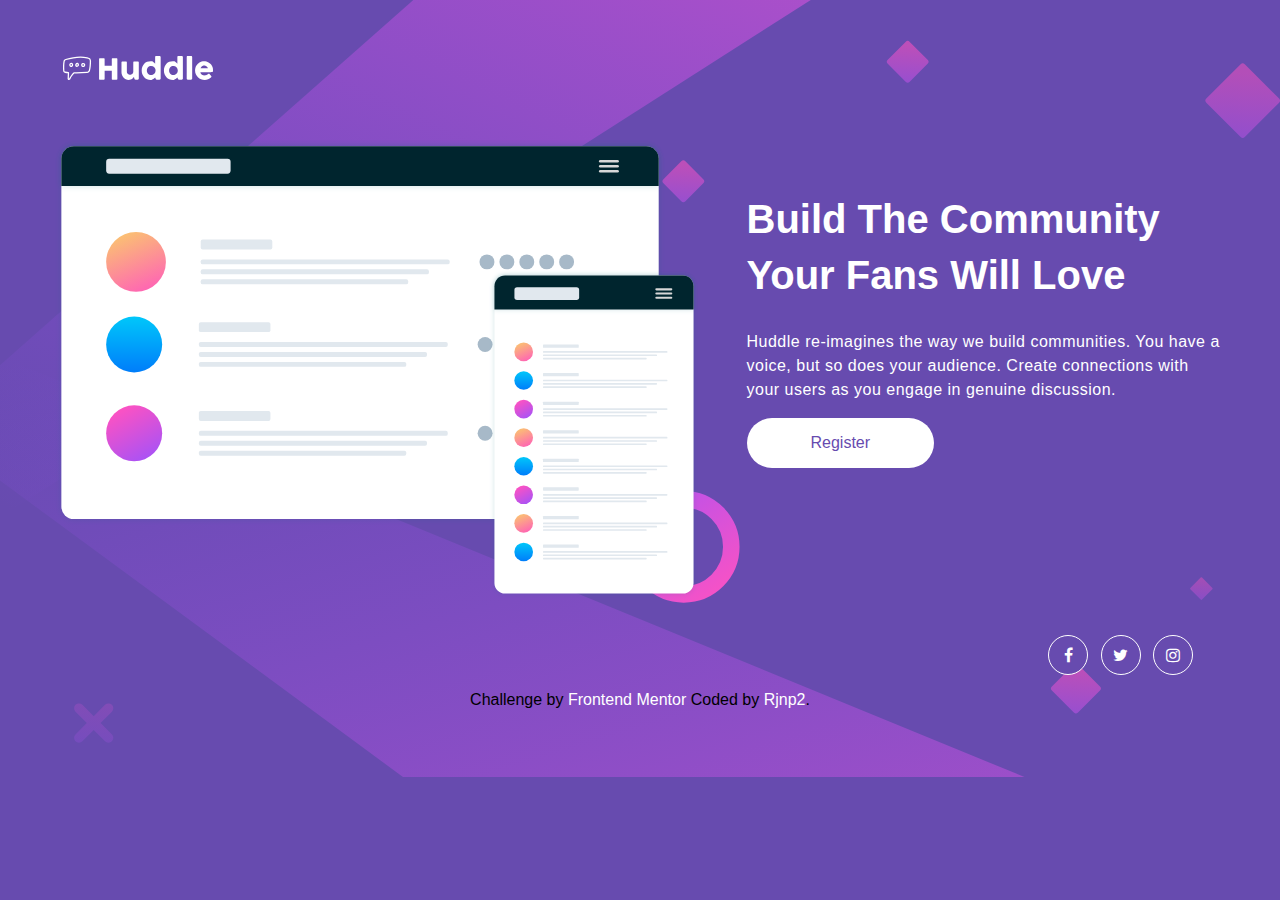
<file: Huddle landing page/index.html>
<!DOCTYPE html>
<html lang="en">

<head>
    <meta charset="UTF-8">
    <meta name="viewport" content="width=device-width, initial-scale=1.0">
    <link rel="stylesheet" href="https://cdnjs.cloudflare.com/ajax/libs/font-awesome/4.7.0/css/font-awesome.min.css">
    <link rel="stylesheet" href="style.css">
    <title>Huddle landing page with single introductory section</title>
</head>

<body>
    <header>
        <div class="container">
            <nav id="navbar">
                <a href="#" class="navbar-brand">
                    <img src="./img/logo.svg" alt="Huddle Logo">
                </a>
            </nav>
        </div>
    </header>

    <div class="container main">
        <div class="illustration">
            <img src="./img/illustration-mockups.svg" alt="">
        </div>
        <div class="register">
            <h1 class="title">
                Build The Community Your Fans Will Love
            </h1>
            <p class="description">
                Huddle re-imagines the way we build communities. You have a voice, but so does your audience. Create
                connections with your users as you engage in genuine discussion.
            </p>
            <a href="#" class="button">
                Register
            </a>
        </div>
    </div>

    <footer>
        <div class="container">
            <div class="social">
                <a href="https://facebook.com/dlppdl" class="social-icon"><i class="fa fa-facebook"></i></a>
                <a href="https://twitter.com/dlppdl00" class="social-icon"><i class="fa fa-twitter"></i></a>
                <a href="https://instagram.com/dlppdl" class="social-icon"><i class="fa fa-instagram"></i></a>
            </div>

        </div>
        <p class="attribution">
            Challenge by <a href="https://www.frontendmentor.io?ref=challenge" target="_blank">Frontend Mentor</a> Coded
            by <a href="https://twitter.com">Rjnp2</a>.
        </p>
    </footer>
</body>

</html>
</file>
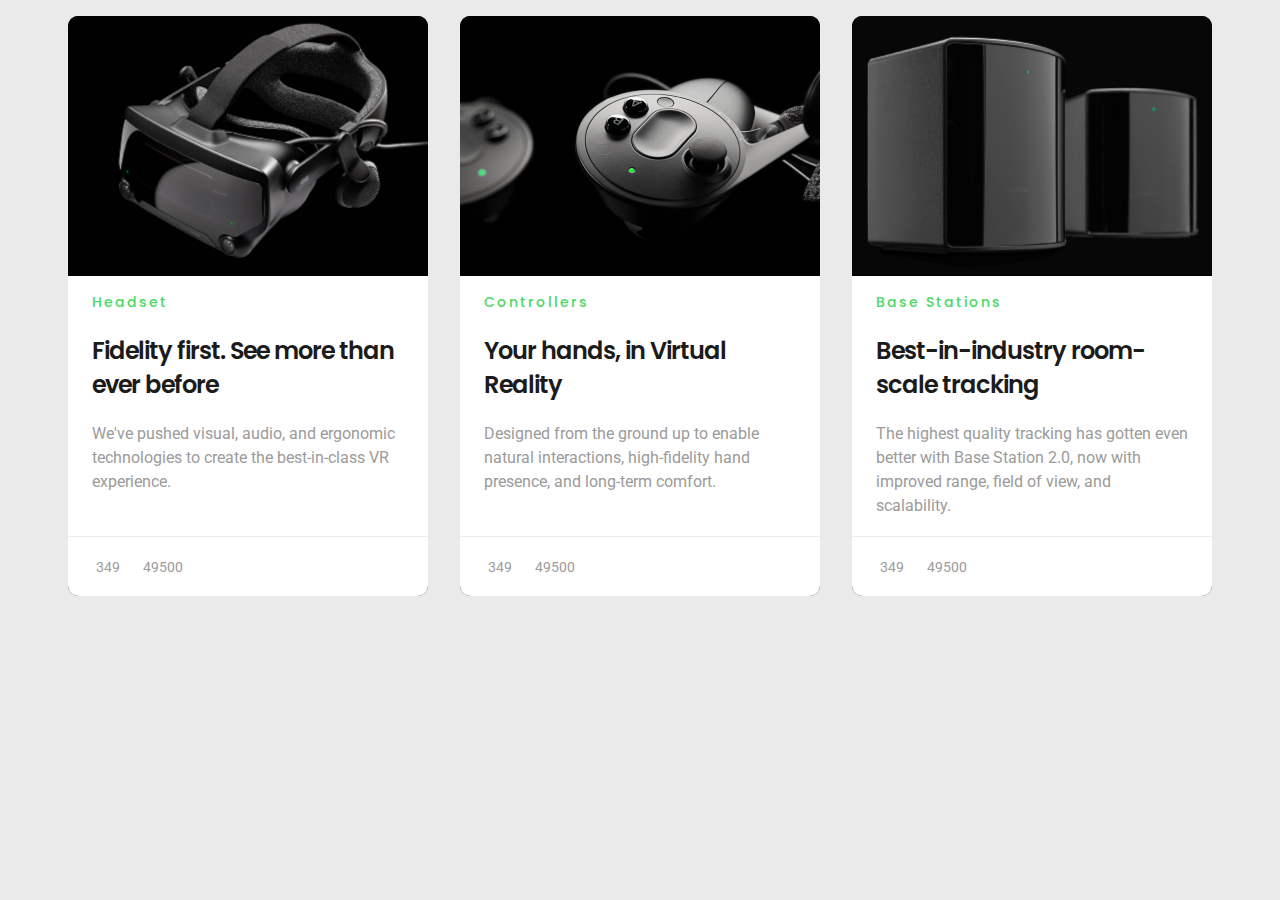
<file: Product ShowPage/index.html>
<!DOCTYPE html>
<html lang="en">

<head>
    <meta charset="UTF-8">
    <meta name="viewport" content="width=device-width, initial-scale=1.0">
    <link rel="stylesheet" href="https://cdnjs.cloudflare.com/ajax/libs/font-awesome/5.14.0/css/all.min.css"
        integrity="sha512-1PKOgIY59xJ8Co8+NE6FZ+LOAZKjy+KY8iq0G4B3CyeY6wYHN3yt9PW0XpSriVlkMXe40PTKnXrLnZ9+fkDaog=="
        crossorigin="anonymous" />
    <link href="https://fonts.googleapis.com/css2?family=Poppins:wght@500;600&family=Roboto&display=swap"
        rel="stylesheet">
    <link rel="stylesheet" href="style.css">
    <title>Product ShowPage</title>
</head>

<body>
    <div class="container">
        <div class="item">
            <img src="./img/Image-1.png" alt="">
            <div class="content">
                <p class="category">
                    Headset
                </p>
                <h2 class="title">
                    Fidelity first. See more than ever before
                </h2>
                <p class="description">
                    We've pushed visual, audio, and ergonomic technologies to create the best-in-class VR experience.
                </p>
            </div>
            <div class="footer">
                <div class="engage">
                    <span><i class="far fa-comment-alt"></i> 349</span>
                    <span><i class="fas fa-eye"></i> 49500</span>
                </div>
                <a href="#" class="share"><i class="fas fa-share"></i></a>
            </div>
        </div>
        <div class="item">
            <img src="./img/Image-2.png" alt="">
            <div class="content">
                <p class="category">
                    Controllers
                </p>
                <h2 class="title">
                    Your hands,
                    in Virtual Reality
                </h2>
                <p class="description">
                    Designed from the ground up to enable natural interactions, high-fidelity hand presence, and
                    long-term comfort.
                </p>
            </div>
            <div class="footer">
                <div class="engage">
                    <span><i class="far fa-comment-alt"></i> 349</span>
                    <span><i class="fas fa-eye"></i> 49500</span>
                </div>
                <a href="#" class="share"><i class="fas fa-share"></i></a>
            </div>
        </div>
        <div class="item">
            <img src="./img/Image-3.png" alt="">
            <div class="content">
                <p class="category">
                    Base Stations
                </p>
                <h2 class="title">
                    Best-in-industry room-scale tracking
                </h2>
                <p class="description">
                    The highest quality tracking has gotten even better with Base Station 2.0, now with improved range,
                    field of view, and scalability.
                </p>
            </div>
            <div class="footer">
                <div class="engage">
                    <span><i class="far fa-comment-alt"></i> 349</span>
                    <span><i class="fas fa-eye"></i> 49500</span>
                </div>
                <a href="#" class="share"><i class="fas fa-share"></i></a>
            </div>
        </div>
    </div>
</body>

</html>
</file>
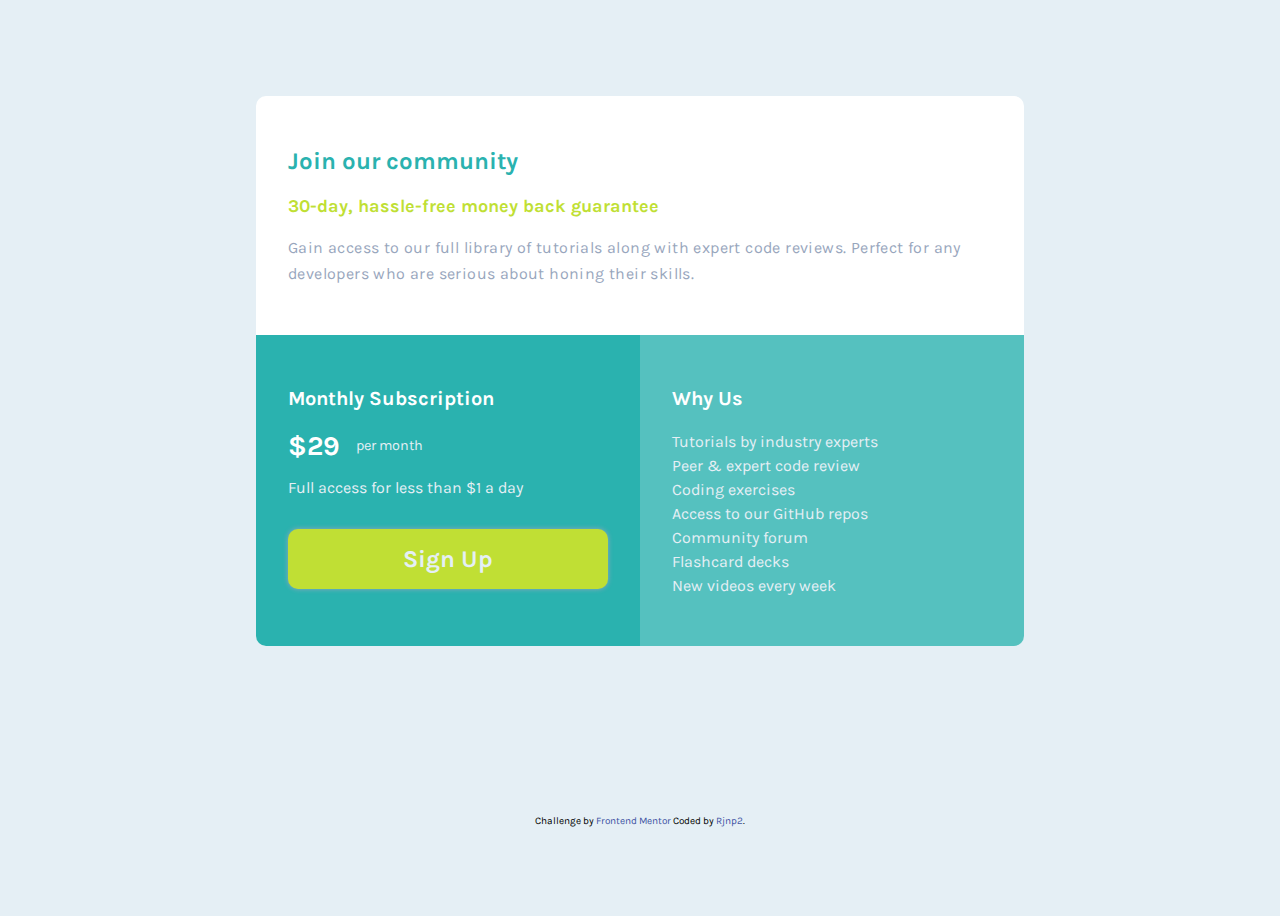
<file: Single Price Grid Component/index.html>
<!DOCTYPE html>
<html lang="en">
<head>
    <meta charset="UTF-8">
    <meta name="viewport" content="width=device-width, initial-scale=1.0">
    <link href="https://fonts.googleapis.com/css2?family=Karla:wght@400;700&display=swap" rel="stylesheet">
    <link rel="stylesheet" href="style.css">
    <title>Single Price Grid Component</title>
</head>
<body>
    <div class="container">
        <div class="join">
            <h2 class="title">
                Join our community
            </h2>
            <h3 class="subtitle">
                30-day, hassle-free money back guarantee
            </h3>
            <p>
                Gain access to our full library of tutorials along with expert code reviews. Perfect for any developers who are serious about honing their skills.
            </p>
        </div>
        <div class="subscription">
            <h3 class="subs-title">
                Monthly Subscription
            </h3>
            <span  class="m-rate">
                <span class="rate">&dollar;29</span>
                <span> per month</span>
            </span>
            <p> Full access for less than $1 a day</p>
            <a href="#" class="button">Sign Up</a>
        </div>
        <div class="why">
            <h3 class="subs-title">
                Why Us
            </h3>
            <ul>
                <li class="list-item">Tutorials by industry experts</li>
                <li class="list-item">Peer &amp; expert code review</li>
                <li class="list-item">Coding exercises</li>
                <li class="list-item">Access to our GitHub repos</li>
                <li class="list-item">Community forum</li>
                <li class="list-item">Flashcard decks</li>
                <li class="list-item">New videos every week</li>
            </ul>
        </div>
    </div>
    <footer>
        <p class="attribution">
          Challenge by <a href="https://www.frontendmentor.io?ref=challenge" target="_blank">Frontend Mentor</a> Coded by <a href="#">Rjnp2</a>.
        </p>
    </footer>
</body>
</html>
</file>
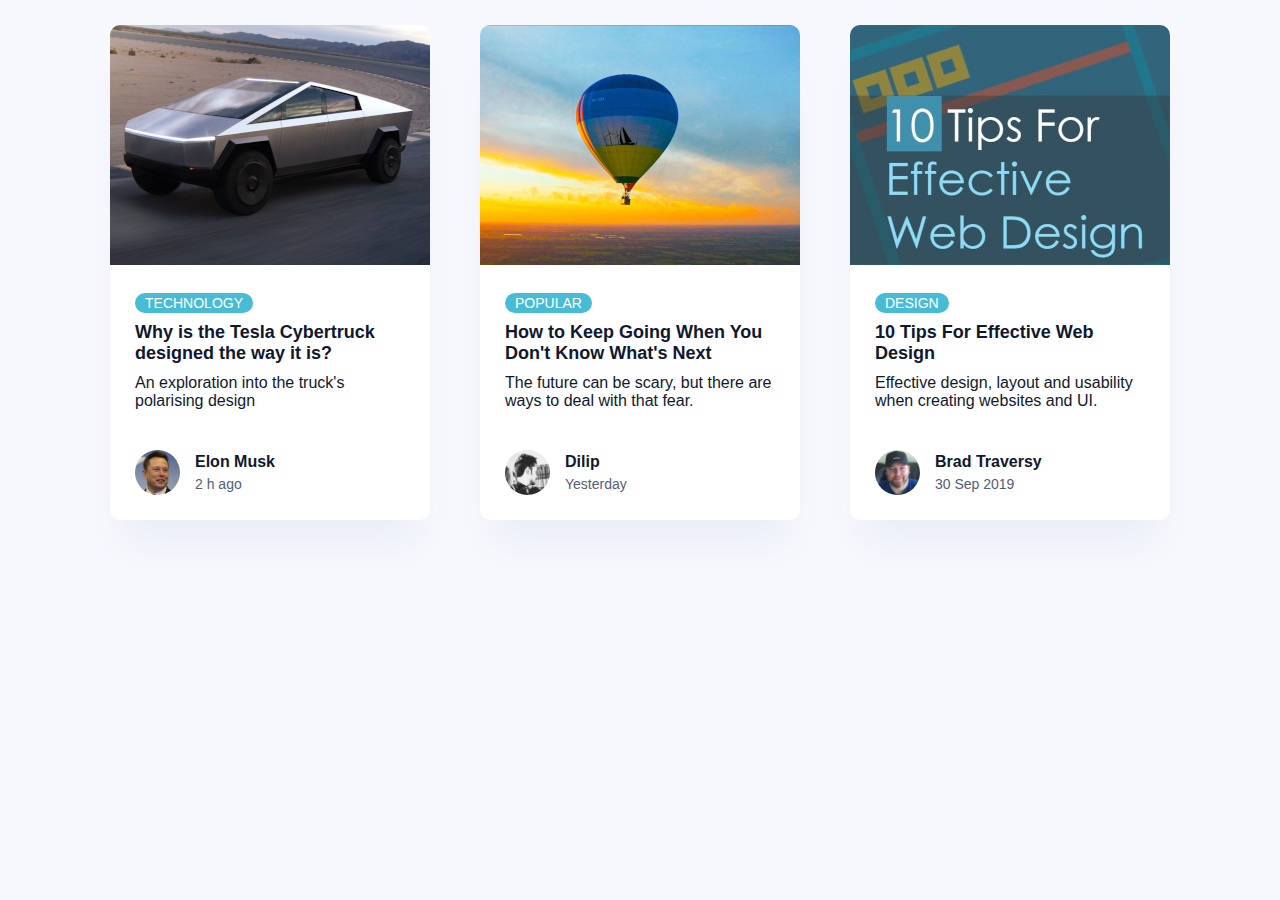
<file: blogp post/blog.html>
<!DOCTYPE html>
<html lang="en">

<head>
    <meta charset="UTF-8">
    <meta http-equiv="X-UA-Compatible" content="IE=edge">
    <meta name="viewport" content="width=device-width, initial-scale=1.0">
    <link rel="stylesheet" href="style.css">
    <title>Blog post</title>
</head>

<body>
    <div class="container">
        <div class="blog-container">
            <div class="article-image">
                <img src="cybertruck.jpg" alt="Tesla Cybertruck">
            </div>
            <div class="article-info">
                <div class="category">
                    <a class="tech" href="#"> Technology </a>
                </div>
                <div>
                    <h3 class="blog-title">Why is the Tesla Cybertruck designed the way it is?</h3>
                    <p class="blog-content">An exploration into the truck's polarising design</p>
                </div>
                <div class="author">
                    <img src="elon.jpg" alt="Elon Musk">
                    <span>
                        <h4 class="author-name">Elon Musk</h4>
                        <span class="blog-date">2 h ago</span>
                    </span>
                </div>
            </div>
        </div>
        <div class="blog-container">
            <div class="article-image">
                <img src="up.jpg" alt="Tesla Cybertruck">
            </div>
            <div class="article-info">
                <div class="category">
                    <a class="popular" href="#"> Popular </a>
                </div>
                <div>
                    <h3 class="blog-title">How to Keep Going When You Don't Know What's Next</h3>
                    <p class="blog-content">The future can be scary, but there are ways to deal with that fear.</p>
                </div>
                <div class="author">
                    <img src="dilip.jpg" alt="Dilip">
                    <span>
                        <h4 class="author-name">Dilip</h4>
                        <span class="blog-date">Yesterday</span>
                    </span>
                </div>
            </div>
        </div>
        <div class="blog-container">
            <div class="article-image">
                <img src="tips.jpg" alt="Tesla Cybertruck">
            </div>
            <div class="article-info">
                <div class="category">
                    <a class="design" href="#"> Design </a>
                </div>
                <div>
                    <h3 class="blog-title">10 Tips For Effective Web Design</h3>
                    <p class="blog-content">Effective design, layout and usability when creating websites and UI.</p>
                </div>
                <div class="author">
                    <img src="brad.jpg" alt="Brad Traversy">
                    <span>
                        <h4 class="author-name">Brad Traversy</h4>
                        <span class="blog-date">30 Sep 2019</span>
                    </span>
                </div>
            </div>
        </div>
    </div>
</body>

</html>
</file>
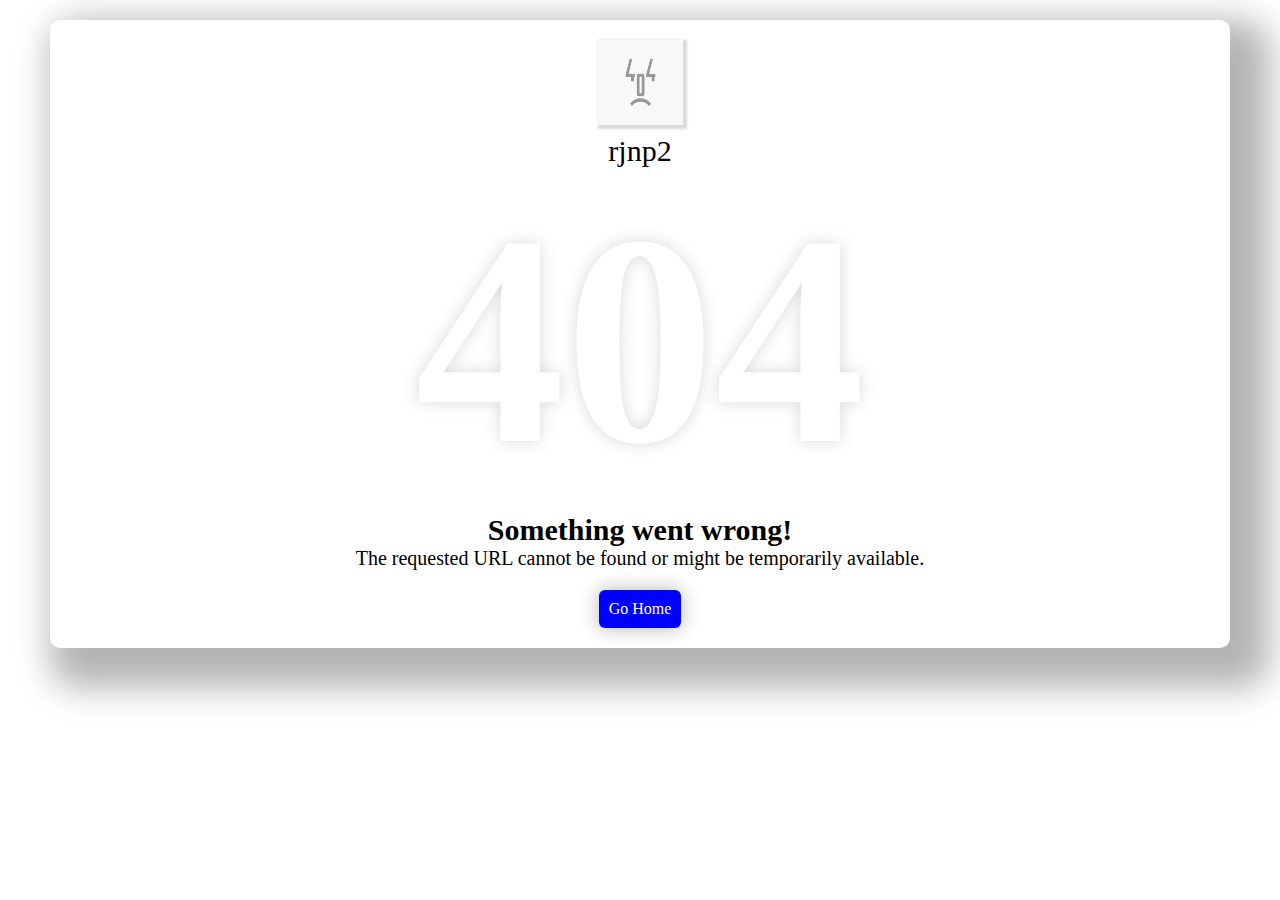
<file: error_message/challenges.html>
<!DOCTYPE html>
<html lang="en">
<head>
    <meta charset="UTF-8">
    <meta http-equiv="X-UA-Compatible" content="IE=edge">
    <meta name="viewport" content="width=device-width, initial-scale=1.0">
    <link rel="stylesheet" href="style.css">
    <link rel="stylesheet" href="responsive.css">

    <title>Challenges</title>
</head>
<body>
    <div class="container">
        <div class="logo">
            <img src="404logo.png" alt="" width="85px" height="85px">
        </div>
        <div class="name">
            <p>rjnp2</p>
        </div>

        <div class="error">
            <h1>404</h1>
        </div>
        <div class="erro-msg">
                <h2>Something went wrong!</h2>
                <p>The requested URL cannot be found or might be temporarily available.</p>
        </div>

        <div>
            <a class="home-button" href="Challenges.html">Go Home</a>
        </div>
    </div>  
</body>
</html>
</file>
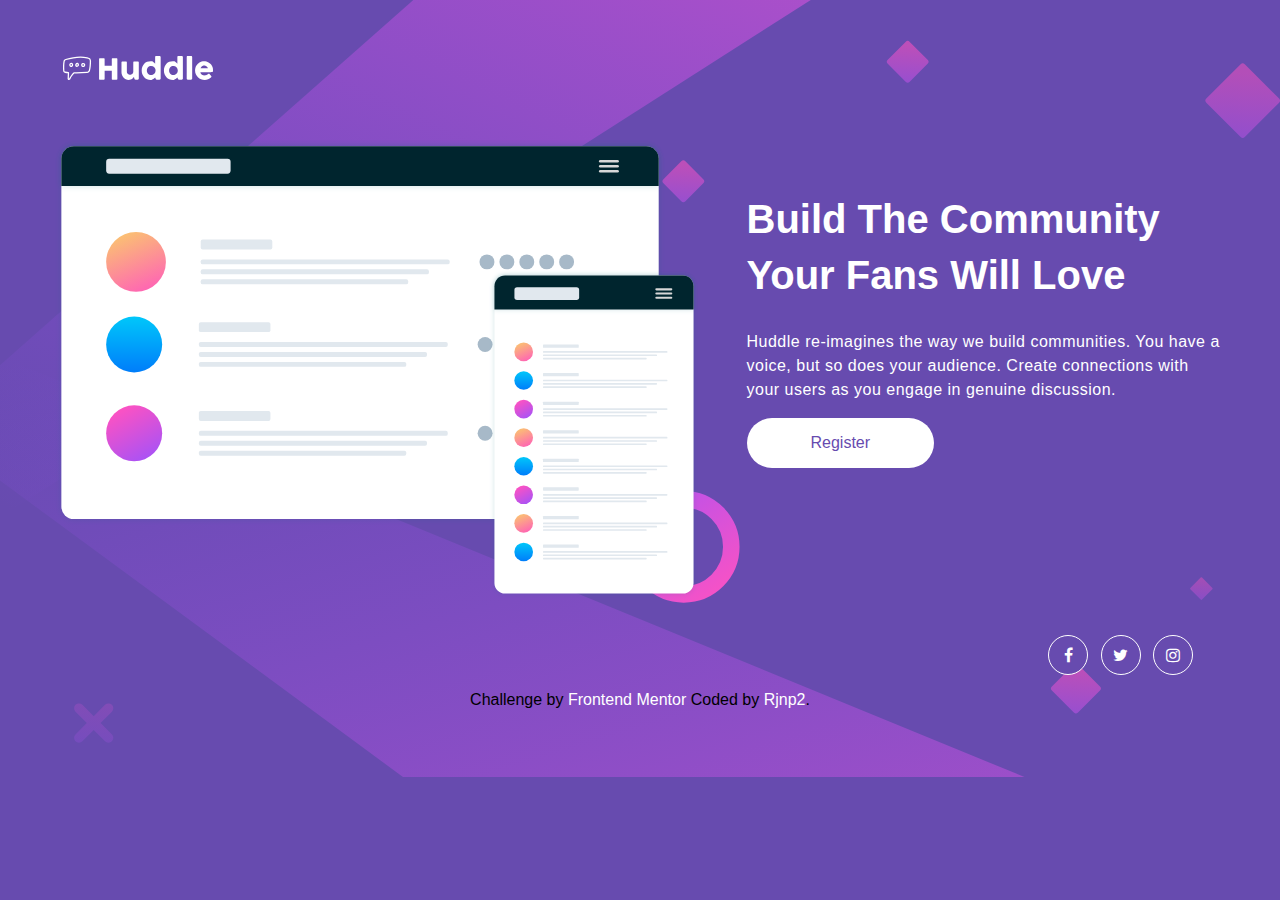
<file: Huddle landing page/Huddle landing page.html>
<!DOCTYPE html>
<html lang="en">

<head>
    <meta charset="UTF-8">
    <meta name="viewport" content="width=device-width, initial-scale=1.0">
    <link rel="stylesheet" href="https://cdnjs.cloudflare.com/ajax/libs/font-awesome/4.7.0/css/font-awesome.min.css">
    <link rel="stylesheet" href="style.css">
    <title>Huddle landing page with single introductory section</title>
</head>

<body>
    <header>
        <div class="container">
            <nav id="navbar">
                <a href="#" class="navbar-brand">
                    <img src="./img/logo.svg" alt="Huddle Logo">
                </a>
            </nav>
        </div>
    </header>

    <div class="container main">
        <div class="illustration">
            <img src="./img/illustration-mockups.svg" alt="">
        </div>
        <div class="register">
            <h1 class="title">
                Build The Community Your Fans Will Love
            </h1>
            <p class="description">
                Huddle re-imagines the way we build communities. You have a voice, but so does your audience. Create
                connections with your users as you engage in genuine discussion.
            </p>
            <a href="#" class="button">
                Register
            </a>
        </div>
    </div>

    <footer>
        <div class="container">
            <div class="social">
                <a href="https://facebook.com/dlppdl" class="social-icon"><i class="fa fa-facebook"></i></a>
                <a href="https://twitter.com/dlppdl00" class="social-icon"><i class="fa fa-twitter"></i></a>
                <a href="https://instagram.com/dlppdl" class="social-icon"><i class="fa fa-instagram"></i></a>
            </div>

        </div>
        <p class="attribution">
            Challenge by <a href="https://www.frontendmentor.io?ref=challenge" target="_blank">Frontend Mentor</a> Coded
            by <a href="https://twitter.com">Rjnp2</a>.
        </p>
    </footer>
</body>

</html>
</file>
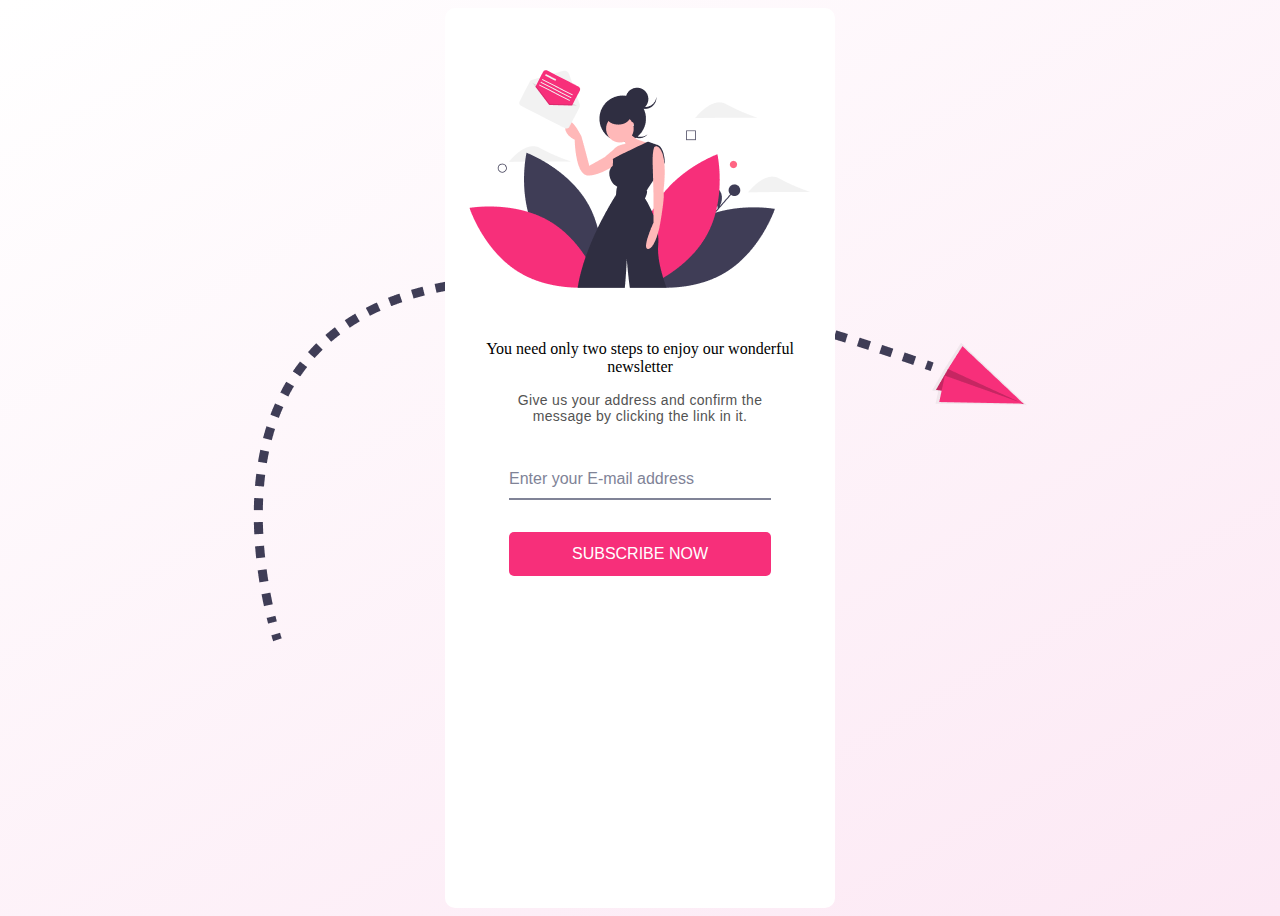
<file: newsletter/Newsletter.html>
<!DOCTYPE html>
<html lang="en">

<head>
    <meta charset="UTF-8">
    <meta http-equiv="X-UA-Compatible" content="IE=edge">
    <meta name="viewport" content="width=device-width, initial-scale=1.0">
    <link href="https://fonts.googleapis.com/css2?family=Montserrat:wght@400;500;600;700&display=swap" rel="stylesheet">
    <link rel="stylesheet" href="style.css">
    <title>Newsletter Page</title>
</head>
<body>
    <div class="background">
        <div class="container">
            <div class="image">
                <img src="m.png" alt="Newsletter">
            </div>
            <div class="content">
                <p class="title">
                    You need only two steps to enjoy our wonderful newsletter
                </p>
                <p class="description">
                    Give us your address and confirm the message by clicking the link in it.
                </p>
            </div>
            <form action="#" class="form">
                <input class="email" type="email" placeholder="Enter your E-mail address" required>
                <button class="button">Subscribe Now</button>
            </form>
        </div>
    </div>
</body>
</html>
</file>
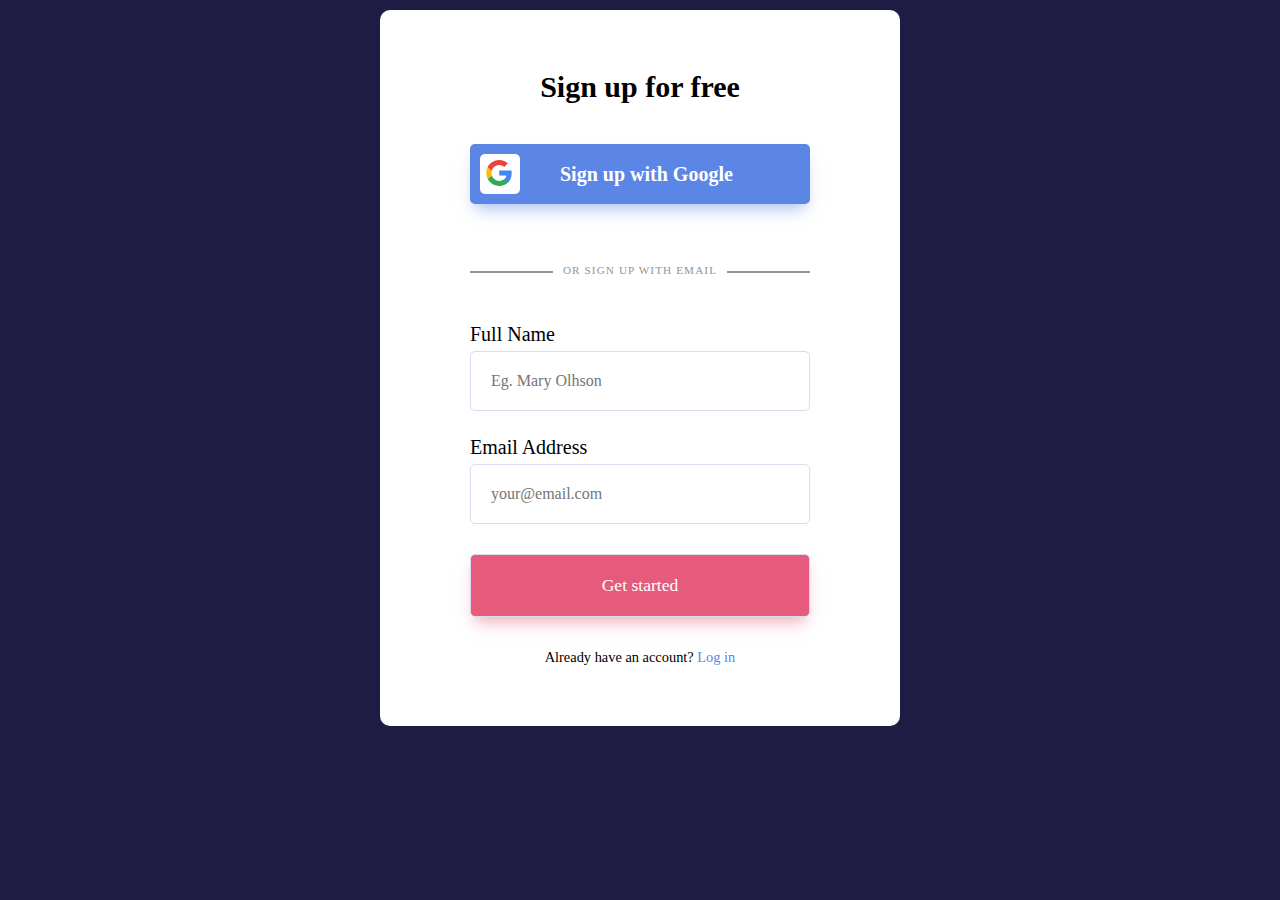
<file: sign up/sign.html>
<!DOCTYPE html>
<html lang="en">
<head>
    <meta charset="UTF-8">
    <meta http-equiv="X-UA-Compatible" content="IE=edge">
    <meta name="viewport" content="width=device-width, initial-scale=1.0">
    <link rel="stylesheet" href="style.css">
    <title>Sign Up Form</title>
</head>
<body>
    <div class="container">
        <div class="heading">
            <h2>Sign up for free</h2>
        </div>

        <div class="social">
            <div class="icon">
                <img src="google.svg" alt="">
            </div>
            <div class="text">
                Sign up with Google
            </div>
        </div>

        <div class="form-head">
            <span>OR SIGN UP WITH EMAIL</span>
        </div>
        
        <form action="#" class="form">
            <div class="name">
                <label for="name">Full Name</label>
                <input type="text" id="name" placeholder="Eg. Mary Olhson">
            </div>
            <div class="email">
                <label for="email">Email Address</label>
                <input type="email" id="email" placeholder="your@email.com">
            </div>
            <div class="button">
                <input type="submit" value="Get started">
            </div>
        </form>
        <div class="login">
            Already have an account?<a href="#"> Log in</a>
        </div>
    </div>    
</body>
</html>
</file>
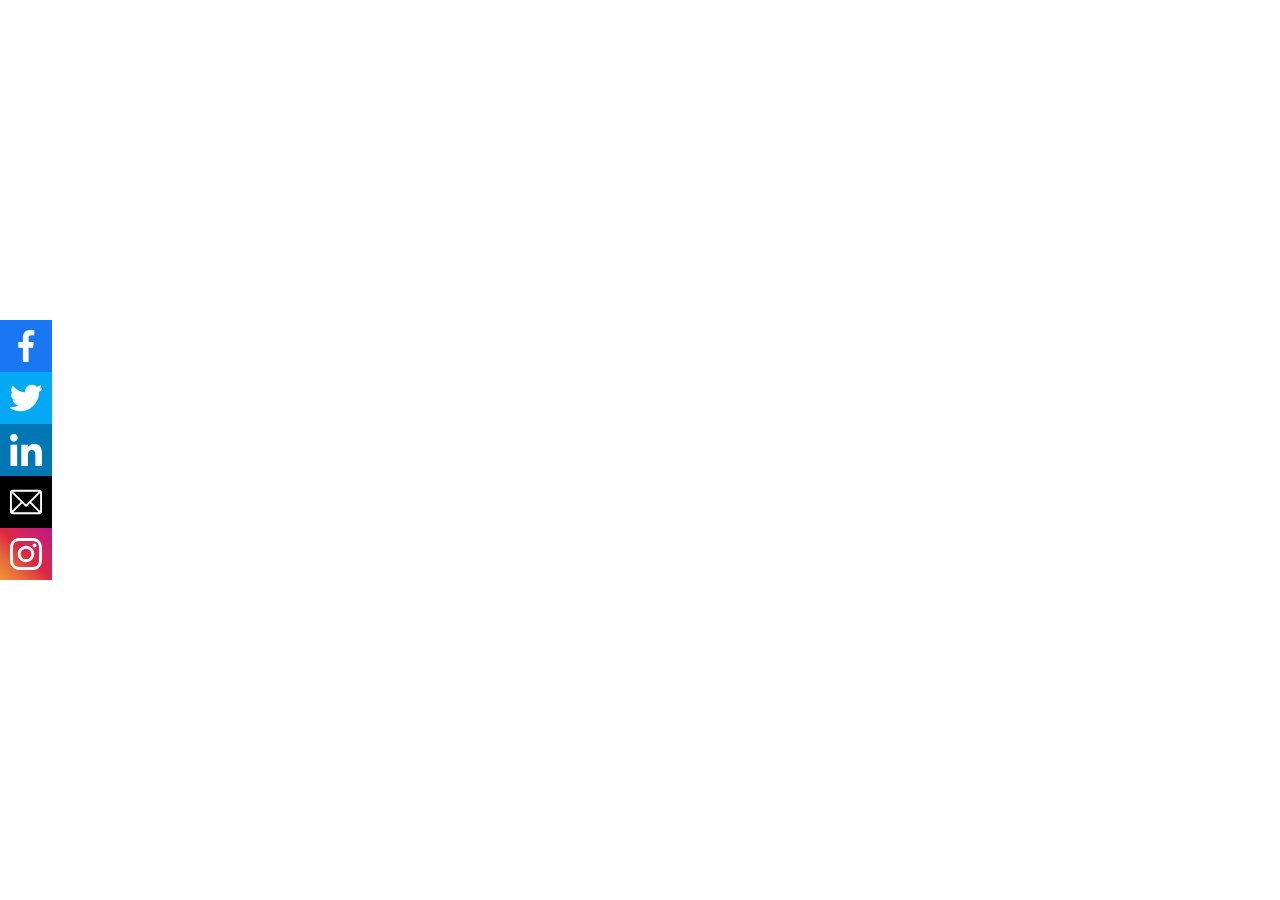
<file: social share/share.html>
<!DOCTYPE html>
<html lang="en">

<head>
    <meta charset="UTF-8">
    <meta http-equiv="X-UA-Compatible" content="IE=edge">
    <meta name="viewport" content="width=device-width, initial-scale=1.0">
    <link rel="stylesheet" href="style.css">
    <title>Sticky Social Share</title>
</head>

<body>
    <div class="container">
        <div class="share">
            <div class="facebook">
                <a target="_blank"
                    href="https://www.facebook.com/sharer.php?u=https%3A%2F%2Fdlppdl.github.io%2F100dayschallange%2FDay5%2F">
                    <span class="icon">
                        <svg id="Bold" enable-background="new 0 0 24 24" viewBox="0 0 24 24"
                            xmlns="http://www.w3.org/2000/svg">
                            <path
                                d="m15.997 3.985h2.191v-3.816c-.378-.052-1.678-.169-3.192-.169-3.159 0-5.323 1.987-5.323 5.639v3.361h-3.486v4.266h3.486v10.734h4.274v-10.733h3.345l.531-4.266h-3.877v-2.939c.001-1.233.333-2.077 2.051-2.077z" />
                        </svg>
                    </span>
                    <span class="text">Share</span>
                </a>
            </div>
            <div class="twitter">
                <a target="_blank" href="">
                    <span class="icon">
                        <svg version="1.1" id="Capa_1" xmlns="http://www.w3.org/2000/svg"
                            xmlns:xlink="http://www.w3.org/1999/xlink" x="0px" y="0px" viewBox="0 0 490.659 490.659"
                            style="enable-background:new 0 0 490.659 490.659;" xml:space="preserve">
                            <path
                                d="M487.84,92.931c-3.262-3.567-8.514-4.494-12.8-2.261c-4.406,2.002-8.964,3.65-13.632,4.928 c7.28-9.316,12.777-19.897,16.213-31.211c1.513-5.693-1.876-11.535-7.569-13.048c-3.04-0.808-6.281-0.233-8.857,1.571 c-16.219,8.777-33.458,15.52-51.328,20.075c-36.787-34.722-92.823-39.05-134.507-10.389c-32.109,21.71-49.786,59.232-46.08,97.813 c-69.603-5.931-133.642-40.422-176.896-95.275c-2.222-2.688-5.584-4.168-9.067-3.989c-3.532,0.212-6.728,2.162-8.533,5.205 c-14.68,23.997-18.933,52.944-11.776,80.149c3.67,13.978,9.961,27.132,18.539,38.763c-3.864-1.892-7.5-4.218-10.837-6.933 c-4.575-3.711-11.292-3.011-15.004,1.564c-1.54,1.899-2.382,4.269-2.383,6.714c0.634,39.467,22.306,75.588,56.832,94.72 c-4.658-0.572-9.256-1.557-13.739-2.944c-5.641-1.697-11.59,1.5-13.287,7.141c-0.74,2.461-0.567,5.107,0.487,7.451 c14.985,33.567,44.943,58.084,80.811,66.133c-34.173,19.28-73.523,27.381-112.533,23.168c-5.058-0.646-9.85,2.429-11.371,7.296 c-1.568,4.829,0.484,10.093,4.907,12.587c47.765,28.38,102.102,43.82,157.653,44.8c53.294-0.195,105.345-16.113,149.632-45.76 c84.544-56.107,137.237-156.843,129.899-246.976c18.077-13.381,33.758-29.725,46.379-48.341 C491.587,101.802,491.114,96.488,487.84,92.931z" />
                        </svg>
                    </span>
                    <span class="text">Tweet</span>
                </a>
            </div>
            <div class="linkedin">
                <a target="_blank"
                    href=" http://www.linkedin.com/shareArticle?mini=true&url=https://dlppdl.github.io/100dayschallange/Day5/">
                    <span class="icon">
                        <svg enable-background="new 0 0 24 24" viewBox="0 0 24 24" xmlns="http://www.w3.org/2000/svg">
                            <path
                                d="m23.994 24v-.001h.006v-8.802c0-4.306-.927-7.623-5.961-7.623-2.42 0-4.044 1.328-4.707 2.587h-.07v-2.185h-4.773v16.023h4.97v-7.934c0-2.089.396-4.109 2.983-4.109 2.549 0 2.587 2.384 2.587 4.243v7.801z" />
                            <path d="m.396 7.977h4.976v16.023h-4.976z" />
                            <path
                                d="m2.882 0c-1.591 0-2.882 1.291-2.882 2.882s1.291 2.909 2.882 2.909 2.882-1.318 2.882-2.909c-.001-1.591-1.292-2.882-2.882-2.882z" />
                        </svg>
                    </span>
                    <span class="text">Share</span>
                </a>
            </div>
            <div class="email">
                <a target="_blank" href="">
                    <span class="icon">
                        <svg version="1.1" id="Capa_1" xmlns="http://www.w3.org/2000/svg"
                            xmlns:xlink="http://www.w3.org/1999/xlink" x="0px" y="0px" viewBox="0 0 512 512"
                            style="enable-background:new 0 0 512 512;" xml:space="preserve">
                            <path
                                d="M467,61H45C20.218,61,0,81.196,0,106v300c0,24.72,20.128,45,45,45h422c24.72,0,45-20.128,45-45V106 C512,81.28,491.872,61,467,61z M460.786,91L256.954,294.833L51.359,91H460.786z M30,399.788V112.069l144.479,143.24L30,399.788z M51.213,421l144.57-144.57l50.657,50.222c5.864,5.814,15.327,5.795,21.167-0.046L317,277.213L460.787,421H51.213z M482,399.787 L338.213,256L482,112.212V399.787z" />
                        </svg>
                    </span>
                    <span class="text">Mail</span>
                </a>
            </div>
            <div class="instagram">
                <a target="_blank" href="">
                    <span class="icon">
                        <svg height="512pt" viewBox="0 0 512 512" width="512pt" xmlns="http://www.w3.org/2000/svg"
                            xmlns:xlink="http://www.w3.org/1999/xlink">
                            <linearGradient id="a" gradientUnits="userSpaceOnUse" x1="42.966156268" x2="469.0337477"
                                y1="469.0296477168" y2="42.9620562848">
                                <stop offset="0" stop-color="#ffd600" />
                                <stop offset=".5" stop-color="#ff0100" />
                                <stop offset="1" stop-color="#d800b9" />
                            </linearGradient>
                            <linearGradient id="b" gradientUnits="userSpaceOnUse" x1="163.0429956456"
                                x2="348.9539083464" y1="348.9538083312" y2="163.0428956304">
                                <stop offset="0" stop-color="#ff6400" />
                                <stop offset=".5" stop-color="#ff0100" />
                                <stop offset="1" stop-color="#fd0056" />
                            </linearGradient>
                            <linearGradient id="c" gradientUnits="userSpaceOnUse" x1="370.9291325432"
                                x2="414.3727849912" y1="141.0676714336" y2="97.6240189856">
                                <stop offset="0" stop-color="#f30072" />
                                <stop offset="1" stop-color="#e50097" />
                            </linearGradient>
                            <path
                                d="m510.460938 150.453125c-1.246094-27.25-5.574219-45.859375-11.902344-62.140625-6.425782-17.082031-16.503906-32.554688-29.527344-45.34375-12.785156-13.023438-28.261719-23.105469-45.34375-29.535156-16.285156-6.324219-34.890625-10.648438-62.140625-11.886719-27.300781-1.25-36.023437-1.546875-105.546875-1.546875s-78.246094.296875-105.546875 1.539062c-27.25 1.246094-45.855469 5.574219-62.140625 11.902344-17.082031 6.425782-32.554688 16.503906-45.34375 29.527344-13.023438 12.785156-23.105469 28.257812-29.535156 45.339844-6.324219 16.285156-10.648438 34.894531-11.886719 62.140625-1.25 27.304687-1.546875 36.023437-1.546875 105.546875 0 69.527344.296875 78.25 1.546875 105.550781 1.242187 27.246094 5.570313 45.855469 11.898437 62.140625 6.425782 17.078125 16.503907 32.554688 29.527344 45.339844 12.785156 13.023437 28.261719 23.101562 45.34375 29.527344 16.28125 6.332031 34.890625 10.65625 62.140625 11.902343 27.304688 1.246094 36.023438 1.539063 105.546875 1.539063 69.523438 0 78.246094-.292969 105.546875-1.539063 27.25-1.246093 45.855469-5.570312 62.140625-11.902343 34.386719-13.296876 61.570313-40.480469 74.867188-74.867188 6.332031-16.285156 10.65625-34.894531 11.902344-62.140625 1.242187-27.304687 1.539062-36.023437 1.539062-105.546875 0-69.527344-.296875-78.246094-1.539062-105.546875zm-46.082032 208.996094c-1.136718 24.960937-5.308594 38.515625-8.8125 47.535156-8.613281 22.328125-26.257812 39.972656-48.585937 48.585937-9.019531 3.503907-22.574219 7.675782-47.535157 8.8125-26.988281 1.234376-35.085937 1.492188-103.445312 1.492188-68.363281 0-76.457031-.257812-103.449219-1.492188-24.957031-1.136718-38.511719-5.308593-47.535156-8.8125-11.117187-4.105468-21.175781-10.648437-29.433594-19.152343-8.503906-8.257813-15.046875-18.3125-19.152343-29.433594-3.503907-9.019531-7.675782-22.574219-8.8125-47.535156-1.230469-26.992188-1.492188-35.089844-1.492188-103.445313 0-68.359375.261719-76.453125 1.492188-103.449218 1.140624-24.960938 5.308593-38.515626 8.8125-47.535157 4.105468-11.121093 10.652343-21.179687 19.152343-29.4375 8.257813-8.503906 18.316407-15.046875 29.4375-19.148437 9.019531-3.507813 22.574219-7.675782 47.535157-8.816406 26.992187-1.230469 35.089843-1.492188 103.445312-1.492188h-.003906c68.355468 0 76.453125.261719 103.449218 1.496094 24.960938 1.136718 38.511719 5.308594 47.535157 8.8125 11.117187 4.105468 21.175781 10.648437 29.433593 19.148437 8.503907 8.257813 15.046876 18.316407 19.148438 29.4375 3.507812 9.019531 7.679688 22.574219 8.816406 47.535157 1.230469 26.992187 1.492188 35.089843 1.492188 103.445312 0 68.359375-.257813 76.453125-1.492188 103.449219zm0 0"
                                fill="url(#a)" />
                            <path
                                d="m255.996094 124.539062c-72.601563 0-131.457032 58.859376-131.457032 131.460938s58.855469 131.457031 131.457032 131.457031c72.605468 0 131.460937-58.855469 131.460937-131.457031s-58.855469-131.460938-131.460937-131.460938zm0 216.792969c-47.125-.003906-85.332032-38.207031-85.328125-85.335937 0-47.125 38.203125-85.332032 85.332031-85.332032 47.128906.003907 85.332031 38.207032 85.332031 85.332032 0 47.128906-38.207031 85.335937-85.335937 85.335937zm0 0"
                                fill="url(#b)" />
                            <path
                                d="m423.371094 119.347656c0 16.964844-13.753906 30.71875-30.71875 30.71875-16.96875 0-30.722656-13.753906-30.722656-30.71875 0-16.96875 13.753906-30.722656 30.722656-30.722656 16.964844 0 30.71875 13.753906 30.71875 30.722656zm0 0"
                                fill="url(#c)" />
                        </svg>
                    </span>
                    <span class="text">Post</span>
                </a>
            </div>
        </div>
    </div>
</body>

</html>
</file>
<file: Huddle landing page/style.css>
:root{
    --violet: hsl(257, 40%, 49%);
}
*{
    box-sizing: border-box;
}
body{
    margin: 0;
    padding: 0;
    font-family: 'Poppins', sans-serif;
    font-size: 16px;
    background: url("./img/bg-desktop.svg") no-repeat,var(--violet) ;
    background-size: cover;
}

.container{
    max-width:1170px;
    margin: 0 auto;
    padding:2rem 0 0;
}

#navbar{
    padding:1rem 0;
}

.navbar-brand img{
    height: 40px;
}

.main{
    display: grid;
    grid-template-columns: 55% 45%;
    color: #fff;
}

.illustration img{
    width: 100%;
}

.register{
    margin: 1.5rem 0 auto 3rem;
}

.title{
    font-size: 2.5rem;
    line-height:3.5rem;
}
.description{
    line-height:150%;
    letter-spacing: 0.5px;
    font-family: 'Open Sans', sans-serif;
}

.button{
    display: inline-block;
    padding: 1rem 4rem;
    background-color:#fff;
    color: var(--violet);
    border-radius: 3rem;
    text-decoration: none;
}

.social{
    text-align: right;
    margin:0 2rem 1rem;
}

.social-icon{
    background-color: var(--violet);
    display: inline-block;
    text-align: center;
    line-height: 40px;
    margin-left: .5rem;
    width: 40px;
    height: 40px;
    border-radius: 50%;
    border: 1px solid #fff;
    color: #fff;
}

.attribution {
    text-align: center;
}
.attribution a {
    color: #fff;
    text-decoration: none;
}
</file>
<file: Product ShowPage/style.css>
*{
    box-sizing: border-box;
}

body{
    margin:0;
    padding: 0;
    background-color: #eaeaea;
}
.container{
    display: flex;
    flex-wrap: wrap;
    justify-content: center;
}

.item{
    width: 360px;
    height: 580px;
    margin: 1rem;
    display: flex;
    flex-direction: column;
    background: #000;
    border-radius: 10px;
    overflow: hidden;
    transition: color 50ms ease-in;
}

.item img{
    transition: all 200ms ease-in;
}

.content{
    padding: 0 1.5rem;
    height: 260px;
    background-color: #fff;
}

.category{
    font-family: 'Poppins', sans-serif;
    font-weight: 500;
    font-size: .875rem;
    line-height: 1.5rem;
    letter-spacing: 2px;
    color: #4cd964;
    transition: all 200ms ease-in;
}

.title{
    font-family: 'Poppins', sans-serif;
    font-weight: 600;
    font-size: 1.5rem;
    line-height: 2.125rem;
    letter-spacing: -1px;
    color: #1b1b1b;
    transition: font-size 50ms ease-in;
}
.description{
    font-family: 'Roboto', sans-serif;
    line-height: 1.5rem;
    color: #9b9b9b;
}

.footer{
    display: flex;
    justify-content: space-between;
    align-items: center;
    height: 60px;
    background-color: #fff;
    padding: 1rem 1.5rem;
    border-top: 1px solid #eaeaea;
    font-family: 'Roboto', sans-serif;
    font-size: .875rem;
    color: #9b9b9b;
}

.footer span{
    margin-right: 1rem;
}
.footer span i {
    margin-right: .25rem;
}
.footer a{
    text-decoration: none;
    color: #9b9b9b;
}

/* Active Focus States For Whole Container */
.item:hover {
    background-color: #000;
}

.item:hover img{
    position: relative;
    transform: translateY(20px);
}

.item:hover .content{
    background-color: #000;
}

.item:hover .category{
    color: #fff;
    position: absolute;
    transform: translateY(-260px);
}

.item:hover .title{
    font-size: 2.25rem;
    color: #fff;
    margin: 1.5rem auto;
}

.item:hover .description,
.item:hover .footer,
.item:hover .footer a{
    background-color: #000;
    color:#fff;
}
</file>
<file: Single Price Grid Component/style.css>
:root{
    --cyan: hsl(179, 62%, 43%);
    --light-cyan: hsla(179, 62%, 43%, 0.8);
    --yellow: hsl(71, 73%, 54%);
    --gray: hsl(204, 43%, 93%);
    --blue: hsl(218, 22%, 67%);
}
*{
    box-sizing: border-box;
}
body{
    background-color: var(--gray);
    font-family: 'Karla', sans-serif;
    font-size: 16px;
    display: grid;
    place-items: center;
    height: 100vh;
}

.container{
    max-width: 768px;
    margin: 1rem;
    background-color: #fff;
    border-radius: 10px;
    display: grid;
    grid-template-columns: 1fr 1fr;
}

.container > div{
    padding: 2rem;
}

.join{
    grid-column: 1/3;
}

.join .title{
    color: var(--cyan);
    font-size: 1.5rem;
}
.join .subtitle{
    color: var(--yellow);
    font-size: 1.125rem;
}
.join p{
    color: var(--blue);
    line-height: 1.6rem;
    letter-spacing: 0.4px;
}

.subscription{
    background-color: var(--cyan);
    border-radius: 0 0 0 10px;
}

.subs-title{
    color: #fff;
    font-size: 1.25rem;
}

.m-rate{
    color: var(--gray);
    display: flex;
    align-items: center;
    font-size: .9rem;
}
.rate{
    color: #fff;
    font-size: 1.7rem;
    font-weight: 700;
    margin-right: 1rem;
}

.subscription p{
    color: var(--gray);
}

.button{
    color: var(--gray);
    text-decoration: none;
    font-size: 1.5rem;
    font-weight: 700;
    margin-top: 2rem;
    padding: 1rem;
    background-color: var(--yellow);
    width: 100%;
    display: flex;
    justify-content: center;
    border-radius: 10px;
    outline:none;
    box-shadow: 0 0 5px var(--blue);
}
.button:focus{
    box-shadow: 0 0 0 3px #fff,
                0 0 0 5px var(--yellow);
}

.why{
    background-color: var(--light-cyan);
    border-radius: 0 0 10px 0;
}

ul{
    padding-inline-start: 0;
    list-style: none;
}
.why li{
    color: var(--gray);
    line-height:1.5rem;
}

.attribution {
    font-size: 10px;
}
.attribution a {
    color: #3e52a3;
    text-decoration: none;
}

@media screen and (max-width:768px){
    .container{
        display: flex;
        flex-direction: column;
    }
    .subscription{
        border-radius:0;
    }
    .why{
        border-radius:0 0 10px 10px;
    }
}

@media screen and (max-width:576px){
    .container{
        margin: auto;
        min-width: 356px;
    }
    .container > div{
        padding: 1rem;
    }
}
</file>
<file: blogp post/style.css>
:root{
    --color-tech:#47BCD4;
    --color-popular:#5E76BF;
    --color-design:#CD5B9F;
}
*{
    margin: 0;
    padding: 0;
    box-sizing: border-box;
}
body{
    background-color: #F7F8FC;
    font-family: 'Mulish', sans-serif;
}

.container{
    display: flex;
    flex-wrap: wrap;
    align-items: center;
    justify-content: center;
}

.blog-container{
    display: flex;
    flex-direction: column;
    margin:25px;
    align-items: center;
    width: 20rem;
    border-radius: 10px;
    background-color: #fff;
    box-shadow: 0 34px 36px -14px #E9ECF9;
}

.article-image img{
    width: 20rem;
    height: 15rem;
    border-radius: 10px 10px 0 0;
}

.article-info{
    padding: 25px;
}

.category a{
    padding: 2px 10px;
    font-size: .875rem;
    border-radius: 10px;
    color: #fff;
    text-decoration: none;
    text-transform: uppercase;
    background-color: var(--color-tech);
}

.blog-title{
    margin: 10px auto;
    font-size: 1.125rem;
    color: #10182F;
    font-weight: bold;
}

.blog-content{
    color: #10182F;
}
.author{
    display: flex;
    align-items: center;
    margin-top:40px ;
}

.author img{
    width: 2.8125rem;
    height: 2.8125rem;
    border-radius: 50%;
    margin-right: 15px;
}

.author span{
    display: flex;
    flex-direction: column;
    align-items: flex-start;
    line-height: 1.5;
}
.author-name{
    font-weight: bold;
    color: #10182F;
}
.blog-date{
    font-size: 14px;
    color: #545D7A;
}

@media (max-width:1069px) and (min-width:754px){
    .container{
        flex-direction: column;
    }
    .blog-container{
        width: 45rem;
        height: 15rem;
        flex-direction: row;
        margin: 25px auto;
    }
    .article-info {
        padding: 0 25px;
        margin: auto;
    }
    .article-image img{
        border-radius: 10px 0px 0 10px;
        position: relative;
        bottom: -2px;
    }
}
</file>
<file: error_message/style.css>
*{
    margin:0;
    padding:0;
}

.container{
    display: flex;
    flex-direction: column;
    align-items: center;
    text-align: center;
    margin: 20px 50px 20px 50px;
    border-radius: 10px;
    box-shadow: 20px 20px 35px 20px #B4B4B4;
}

.logo img{
    margin: 20px 0 5px 0;
    box-shadow: 2px 2px 2px 2px #B4B4B4;
    opacity: .5;
}

.name{
    font-size: 30px;
    font-weight: 20px;
}

.error {
    font-size: 150px;
    font-weight: 800;
    color: #fff;
    text-shadow: 0px 0px 15px #B4B4B4;
    opacity: .5;
}

.erro-msg{
    font-size: 20px;
    padding: 0 0 20px 0;
}

.home-button{
    color: white;
    background-color: blue;
    display: inline-block;
    text-decoration: none;
    box-shadow: 0px 0px 20px #B4B4B4;
    border-radius: 6px;
    padding: 10px 10px;
    margin: 0 0 20px 0;
}
</file>
<file: error_message/responsive.css>
@media screen and (max-width:669px){
    .container{
        width: 85vw;
    }

    .error {
        font-size: 120px;
    }
}
</file>
<file: newsletter/style.css>
*{
    box-sizing: border-box;
}

body{
    margin: 0;
    padding: 0;
    background: linear-gradient(150deg, #fff ,#FCE8F4);
}

.background{
    background-image: url("illustration.png");
    background-position: center center;
    background-repeat: no-repeat;
    display: grid;
    place-items: center;
}

.container{
    background-color: #fff;
    border-radius: 10px;
    display: flex;
    flex-direction: column;
    align-items: center;
    margin: .5rem;
    padding: 1.5rem;
    text-align: center;
    max-width: 390px;
    height: 100vh;
}

.image{
    margin: 2rem 0;
    width: 100%;
}

title{
    font-family: 'Mitr', sans-serif;
    font-size: 1.25rem;
    line-height: 120%;
    letter-spacing: .55px;
}
.description{
    font-family: 'Open Sans', sans-serif;
    font-size: 14px;
    color: #535353;
    letter-spacing: .33px;
    margin: 1rem 2.5rem;
}
.form{
    margin: 1.25rem 2.5rem;
}
.email{
    width: 100%;
    height: 1.75;
    outline: 0;
    border: 0;
    border-bottom: 2px solid #808397;
    margin-bottom: 2rem;
    padding: 10px 0;
    font-family: 'Open Sans', sans-serif;
    font-size: 1rem;
}

.email::placeholder{
    font-family: 'Open Sans', sans-serif;
    color: #808397;
}
.email:focus{
    border-bottom: 2px solid #F72F7A;
}
.button{
    width: 100%;
    background-color: #F72F7A;
    font-family: 'Mitr', sans-serif;
    font-weight: 500;
    text-transform: uppercase;
    color: #fff;
    font-size: 1rem;
    padding: 0.8125rem;
    outline: none;
    border: 0;
    border-radius: 5px;
    cursor: pointer;
}
.button:focus{
    box-shadow: 0 0 0 2px #fff,
                0 0 0 5px #F72F7A;
}
</file>
<file: sign up/style.css>
*{
    margin:0;
    padding: 0;
    box-sizing: border-box;
    font-family: 'Enriqueta', serif;
}

body{
    display: flex;
    justify-content: center;
    background-color: #1F1C44;
    font-size: 20px;
}

.container{
    display: flex;
    flex-direction: column;
    align-items: center;
    justify-content: center;
    max-width: 520px;
    min-width: 500px;
    margin:10px auto ;
    border-radius: 10px;
    padding: 60px 90px;
    background-color:#fff;
}

.social{
    display: flex;
    align-items: center;
    margin: 2.5rem auto;
    padding: 10px;
    width: 100%;
    border-radius: 5px;
    background-color: #5B86E6;
    box-shadow: 0 10px 15px -5px rgba(91, 134, 230, .5);
}

.social .icon{
    width: 2.5rem;
    height: 2.5rem;
    padding: .4rem;
    border-radius:5px ;
    background-color: #fff;
}

.icon img{
    width: 1.6rem;
    height: 1.6rem;
}

.social .text{
    margin-left: 40px;
    color: #fff;
    font-weight: 800;
}

.form-head{
    width: 100%;
    text-align: center;
    position: relative;
    display: inline-block;
    margin: 10px 0;
}

.form-head::before{
    content: '';
    display: block;
    position: absolute;
    width: 100%;
    top: 50%;
    border-top: 2px solid #949495;
}

.form-head span{
    font-size: .7rem;
    color: #949495;
    font-weight: 500;
    background-color: #fff;
    position: relative;
    padding: 0 10px;
    z-index: 2;
    letter-spacing: 1.1px;
    line-height: 3;
}

.form{
    width: 100%;
}
.form div{
    margin-top: 25px;
}

.form label{
    font-weight: 500;
}

input{
    width: 100%;
    border-radius: 5px;
    outline: none;
    border: 1px solid #D9DCED;
    padding: 20px;
    margin-top: 5px;
    font-size: 1rem;
}

.button{
    box-shadow: 0 10px 15px -5px rgba(230, 91, 124, .5);
}

.button input{
    font-size: 1.1rem;
    background-color: #e65b7c;
    color: #fff;
    font-weight: 500;
}

.login{
    font-size: .9rem;
    margin-top: 2rem;
    font-weight: 500;
}

.login a{
    color: #5B86E6;
    text-decoration: none;
}
</file>
<file: social share/style.css>
body{
    font-family: monospace;
    margin: 0;
}
.share{
    position: fixed;
    display: flex;
    flex-direction: column;
    justify-content: center;
    height: 100vh;
}

.share svg{
    width: 32px;
    height: 32px;
}

.share a{
    display: flex;
    text-decoration: none;
}

.facebook{
    background: #1977f3;
}
.twitter{
    background:#03A9F4;
}
.linkedin{
    background: #0077b5;
}
.email{
    background: #000;
}
.instagram{
    background: linear-gradient(45deg, #f09433 0%,#e6683c 25%,#dc2743 50%,#cc2366 75%,#bc1888 100%); 
} 

.share path{
    fill: #fff;
}
.share svg{
    padding: 10px;
}

.icon{
    width: 52px;
    height: 52px; 
}

.share div{
    display: flex;
    align-items: center;
    width: 52px;
    height: 52px;
    overflow: hidden;
    transition: width 150ms ease-out;
}

.share div:hover{
    width: 150px;
}

.share .text{
    margin:auto 10px;
    color: #fff;
    font-size: 1.2rem;
    font-weight: 500;
}

@media (max-width:400px){
    .share{
        flex-direction: row;
        align-items: flex-end;
        width: 100%;
    }
    .share div:hover{
        width: 52px;
    }
}
</file>
